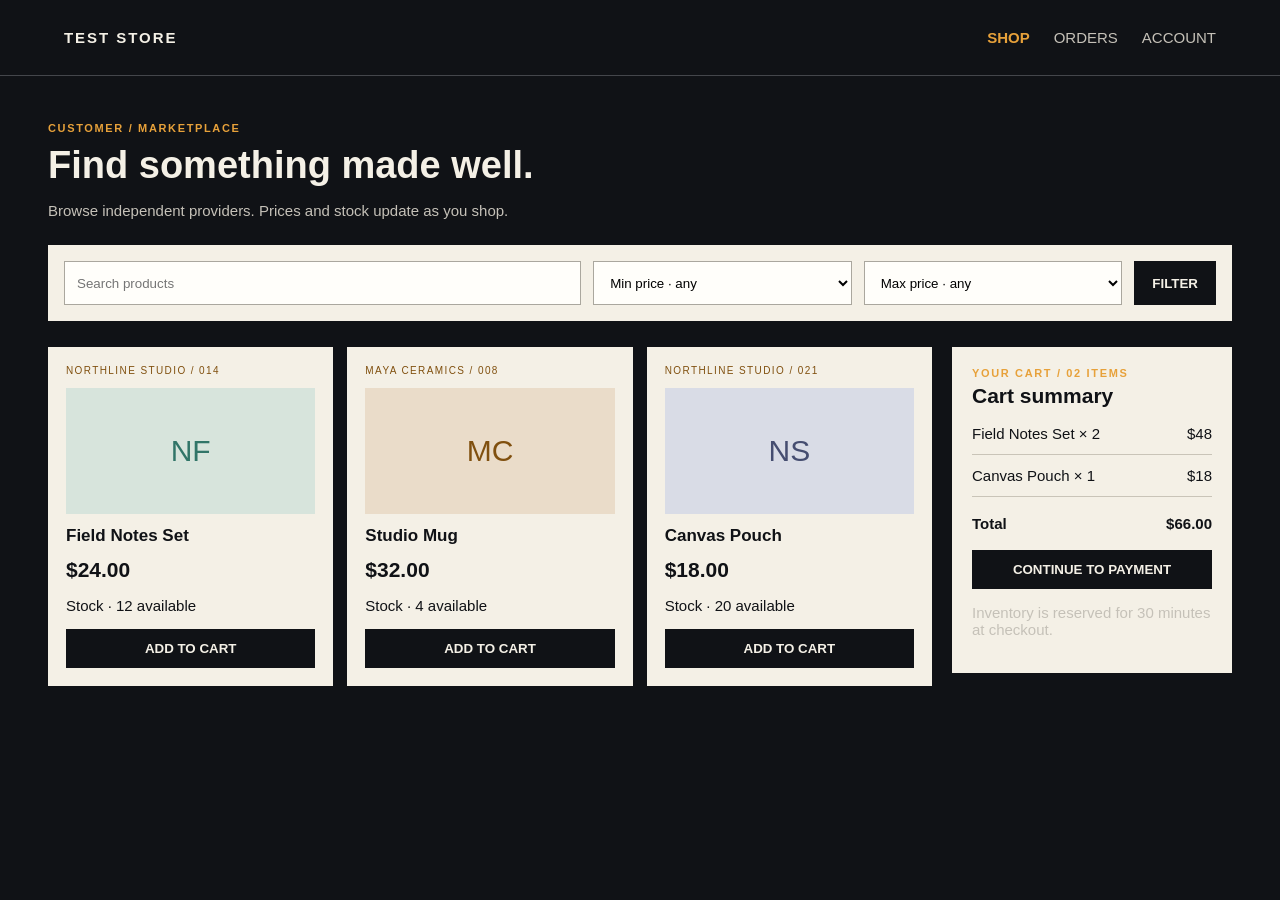
<file: .impeccable/mocks/decision/v2-catalog-led.html>
<!doctype html>
<html lang="en">
<head>
<meta charset="utf-8">
<meta name="viewport" content="width=device-width, initial-scale=1">
<title>Catalog-led sketch</title>
<style>
*{box-sizing:border-box}body{margin:0;background:#101216;color:#f4f0e6;font:15px "Segoe UI",Arial,sans-serif}.head{height:76px;border-bottom:1px solid #44464b;padding:0 5%;display:flex;justify-content:space-between;align-items:center}.brand{font-weight:800;letter-spacing:.13em}.nav{display:flex;gap:24px;color:#c5c1b8}.nav strong{color:#e7a13a}.main{max-width:1240px;margin:46px auto;padding:0 28px}.eyebrow{color:#e7a13a;font-size:11px;font-weight:700;letter-spacing:.15em}h1{font-size:38px;margin:10px 0}.filters{display:grid;grid-template-columns:2fr 1fr 1fr auto;gap:12px;margin:26px 0;padding:16px;background:#f4f0e6;color:#101216}.filters input,.filters select{height:44px;border:1px solid #aaa79e;padding:0 12px;background:#fffefa}.filters button,.buy{background:#101216;color:#f4f0e6;border:0;padding:12px 18px;font-weight:700}.layout{display:grid;grid-template-columns:1fr 280px;gap:20px}.grid{display:grid;grid-template-columns:repeat(3,1fr);gap:14px}.product{background:#f4f0e6;color:#101216;padding:18px}.product .code{color:#80500f;font-size:10px;letter-spacing:.14em}.thumb{height:126px;margin:12px 0;background:#d7e4dc;display:grid;place-items:center;color:#317568;font-size:30px}.product:nth-child(2) .thumb{background:#eadcc9;color:#80500f}.product:nth-child(3) .thumb{background:#d9dce6;color:#454d70}h2{font-size:17px;margin:5px 0}.price{font-size:21px;font-weight:700;margin:12px 0}.buy{width:100%}.cart{background:#f4f0e6;color:#101216;padding:20px;height:max-content}.cart h2{font-size:21px}.line{display:flex;justify-content:space-between;padding:12px 0;border-bottom:1px solid #c9c4b8}.total{display:flex;justify-content:space-between;margin:18px 0;font-weight:700}.cart .buy{width:100%}.muted{color:#c5c1b8}@media(max-width:800px){.main{padding:26px 18px}.nav{gap:12px}.filters{grid-template-columns:1fr 1fr}.layout{grid-template-columns:1fr}.grid{grid-template-columns:1fr 1fr}}@media(max-width:500px){.head{padding:0 16px}.nav{font-size:12px}.grid{grid-template-columns:1fr}}
</style>
</head>
<body><header class="head"><div class="brand">TEST STORE</div><nav class="nav"><strong>SHOP</strong><span>ORDERS</span><span>ACCOUNT</span></nav></header><main class="main"><div class="eyebrow">CUSTOMER / MARKETPLACE</div><h1>Find something made well.</h1><p class="muted">Browse independent providers. Prices and stock update as you shop.</p><form class="filters"><input aria-label="Search products" placeholder="Search products"><select aria-label="Minimum price"><option>Min price · any</option></select><select aria-label="Maximum price"><option>Max price · any</option></select><button type="button">FILTER</button></form><div class="layout"><section class="grid"><article class="product"><div class="code">NORTHLINE STUDIO / 014</div><div class="thumb">NF</div><h2>Field Notes Set</h2><div class="price">$24.00</div><p>Stock · 12 available</p><button class="buy">ADD TO CART</button></article><article class="product"><div class="code">MAYA CERAMICS / 008</div><div class="thumb">MC</div><h2>Studio Mug</h2><div class="price">$32.00</div><p>Stock · 4 available</p><button class="buy">ADD TO CART</button></article><article class="product"><div class="code">NORTHLINE STUDIO / 021</div><div class="thumb">NS</div><h2>Canvas Pouch</h2><div class="price">$18.00</div><p>Stock · 20 available</p><button class="buy">ADD TO CART</button></article></section><aside class="cart"><div class="eyebrow">YOUR CART / 02 ITEMS</div><h2>Cart summary</h2><div class="line"><span>Field Notes Set × 2</span><span>$48</span></div><div class="line"><span>Canvas Pouch × 1</span><span>$18</span></div><div class="total"><span>Total</span><span>$66.00</span></div><button class="buy">CONTINUE TO PAYMENT</button><p class="muted">Inventory is reserved for 30 minutes at checkout.</p></aside></div></main></body></html>
</file>
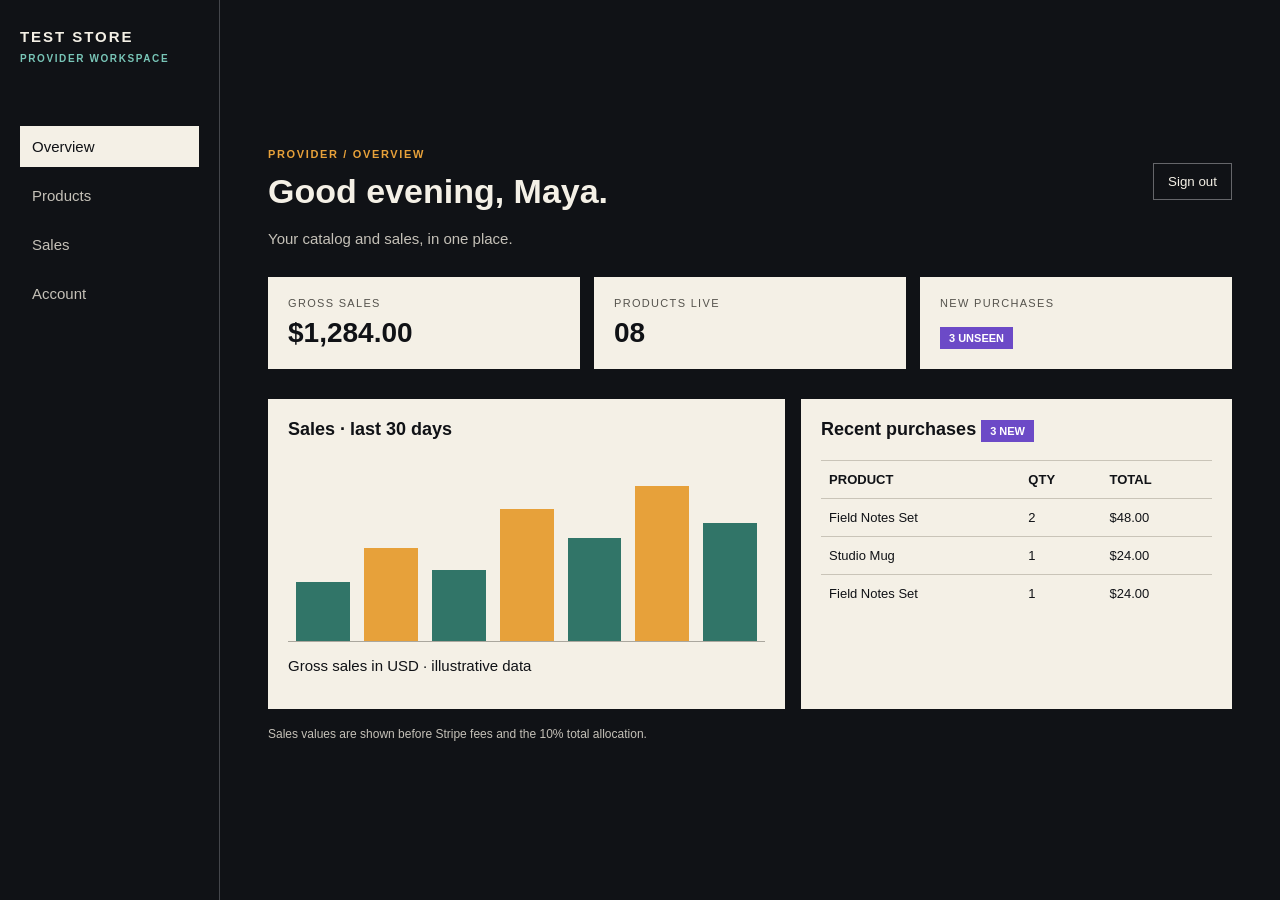
<file: .impeccable/mocks/decision/v2-role-workspace.html>
<!doctype html>
<html lang="en">
<head>
<meta charset="utf-8">
<meta name="viewport" content="width=device-width, initial-scale=1">
<title>Role workspace sketch</title>
<style>
*{box-sizing:border-box}body{margin:0;background:#101216;color:#f4f0e6;font:15px "Segoe UI",Arial,sans-serif}.shell{min-height:100vh;display:grid;grid-template-columns:220px 1fr}.side{padding:28px 20px;border-right:1px solid #44464b}.brand{font-weight:800;letter-spacing:.13em}.brand small{display:block;color:#78c5b7;margin-top:8px;font-size:10px;letter-spacing:.16em}.nav{margin-top:62px;display:grid;gap:8px}.nav div{padding:12px;color:#c5c1b8}.nav .on{background:#f4f0e6;color:#101216}.main{padding:42px 48px;max-width:1380px;width:100%;margin:auto}.eyebrow{color:#e7a13a;font-size:11px;letter-spacing:.15em;font-weight:700}.top{display:flex;justify-content:space-between;align-items:center}.top button{background:transparent;color:#f4f0e6;border:1px solid #65666a;padding:10px 14px}.title{font-size:34px;margin:12px 0 4px}.muted{color:#c5c1b8}.kpis{display:grid;grid-template-columns:repeat(3,1fr);gap:14px;margin:30px 0}.kpi,.panel{background:#f4f0e6;color:#101216;padding:20px}.kpi label{display:block;color:#55534d;font-size:11px;letter-spacing:.12em}.kpi strong{display:block;font-size:28px;margin-top:8px}.body{display:grid;grid-template-columns:1.2fr 1fr;gap:16px}.panel h2{font-size:18px;margin:0 0 18px}.badge{display:inline-block;background:#6c4ac7;color:white;padding:5px 9px;font-size:11px}.table{width:100%;border-collapse:collapse;font-size:13px}.table td,.table th{text-align:left;padding:11px 8px;border-top:1px solid #c9c4b8}.chart{height:184px;display:flex;align-items:end;gap:14px;border-bottom:1px solid #aaa79e;padding:15px 8px 0}.bar{flex:1;background:#317568}.bar:nth-child(2n){background:#e7a13a}.bar i{display:block}.foot{margin-top:18px;color:#c5c1b8;font-size:12px}@media(max-width:760px){.shell{grid-template-columns:1fr}.side{padding:16px 20px;border-right:0;border-bottom:1px solid #44464b}.nav{margin-top:14px;display:flex;overflow:auto}.main{padding:28px 20px}.kpis{grid-template-columns:1fr}.body{grid-template-columns:1fr}}
</style>
</head>
<body><div class="shell"><aside class="side"><div class="brand">TEST STORE<small>PROVIDER WORKSPACE</small></div><nav class="nav"><div class="on">Overview</div><div>Products</div><div>Sales</div><div>Account</div></nav></aside><main class="main"><div class="top"><div><div class="eyebrow">PROVIDER / OVERVIEW</div><h1 class="title">Good evening, Maya.</h1></div><button>Sign out</button></div><p class="muted">Your catalog and sales, in one place.</p><div class="kpis"><section class="kpi"><label>GROSS SALES</label><strong>$1,284.00</strong></section><section class="kpi"><label>PRODUCTS LIVE</label><strong>08</strong></section><section class="kpi"><label>NEW PURCHASES</label><strong><span class="badge">3 UNSEEN</span></strong></section></div><div class="body"><section class="panel"><h2>Sales · last 30 days</h2><div class="chart"><div class="bar" style="height:35%"></div><div class="bar" style="height:55%"></div><div class="bar" style="height:42%"></div><div class="bar" style="height:78%"></div><div class="bar" style="height:61%"></div><div class="bar" style="height:92%"></div><div class="bar" style="height:70%"></div></div><p>Gross sales in USD · illustrative data</p></section><section class="panel"><h2>Recent purchases <span class="badge">3 NEW</span></h2><table class="table"><tr><th>PRODUCT</th><th>QTY</th><th>TOTAL</th></tr><tr><td>Field Notes Set</td><td>2</td><td>$48.00</td></tr><tr><td>Studio Mug</td><td>1</td><td>$24.00</td></tr><tr><td>Field Notes Set</td><td>1</td><td>$24.00</td></tr></table></section></div><p class="foot">Sales values are shown before Stripe fees and the 10% total allocation.</p></main></div></body></html>
</file>
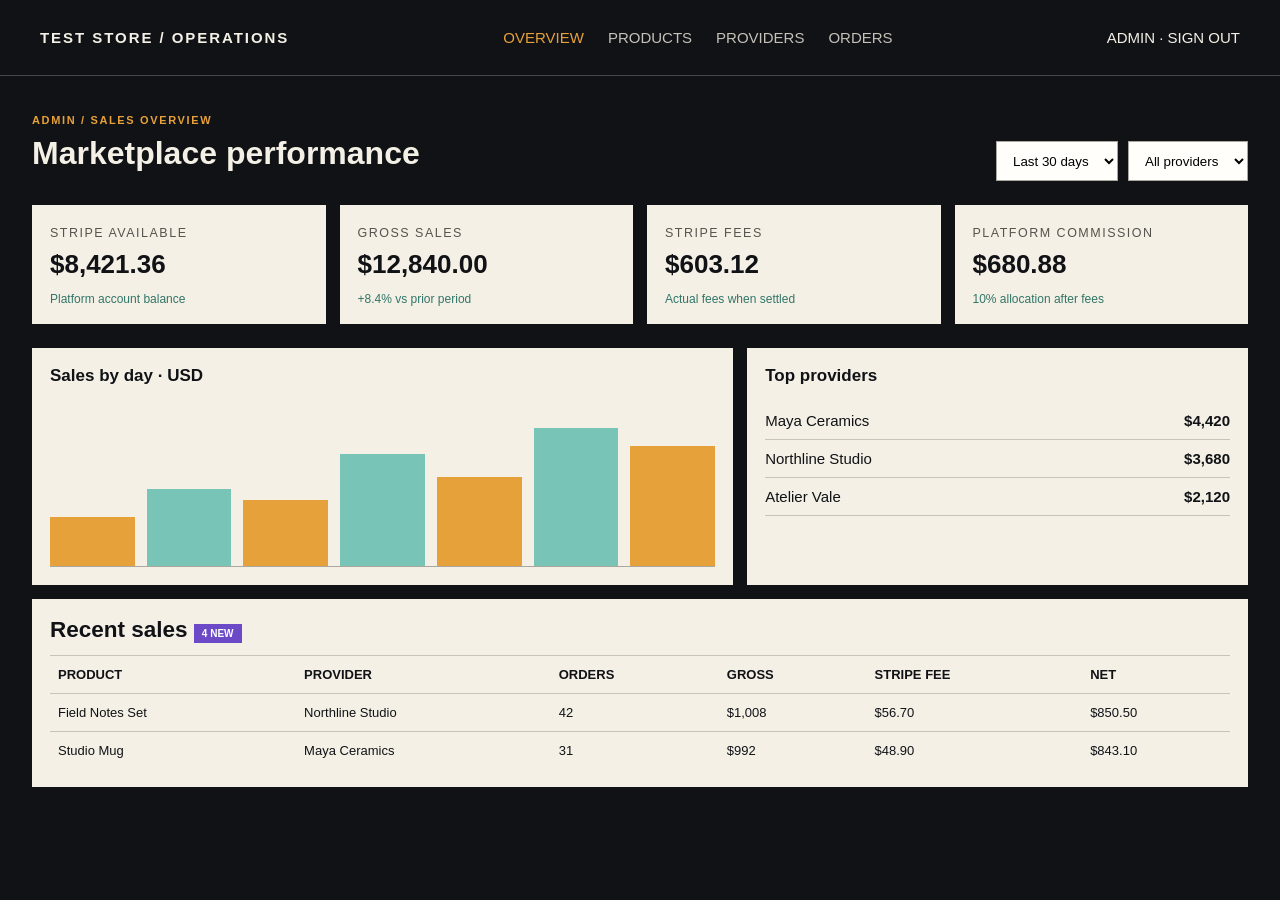
<file: .impeccable/mocks/decision/v2-sales-led.html>
<!doctype html>
<html lang="en">
<head>
<meta charset="utf-8">
<meta name="viewport" content="width=device-width, initial-scale=1">
<title>Sales-led sketch</title>
<style>
*{box-sizing:border-box}body{margin:0;background:#101216;color:#f4f0e6;font:15px "Segoe UI",Arial,sans-serif}.header{height:76px;border-bottom:1px solid #44464b;display:flex;align-items:center;justify-content:space-between;padding:0 40px}.brand{font-weight:800;letter-spacing:.13em}.nav{display:flex;gap:24px;color:#c5c1b8}.nav .active{color:#e7a13a}.main{max-width:1360px;margin:38px auto;padding:0 32px}.top{display:flex;justify-content:space-between;align-items:end}.eyebrow{color:#e7a13a;font-size:11px;letter-spacing:.15em;font-weight:700}h1{font-size:32px;margin:9px 0}.filters{display:flex;gap:10px}.filters select{height:40px;padding:0 12px;background:#fffefa;border:1px solid #aaa79e}.cards{display:grid;grid-template-columns:repeat(4,1fr);gap:14px;margin:24px 0}.card,.panel{background:#f4f0e6;color:#101216;padding:18px}.card small{color:#55534d;letter-spacing:.12em}.card strong{display:block;font-size:26px;margin:9px 0}.delta{color:#317568;font-size:12px}.chartrow{display:grid;grid-template-columns:1.4fr 1fr;gap:14px}.panel h2{font-size:17px;margin:0 0 16px}.chart{height:165px;display:flex;align-items:end;gap:12px;border-bottom:1px solid #aaa79e}.bar{flex:1;background:#78c5b7}.bar:nth-child(odd){background:#e7a13a}.bar:nth-child(1){height:30%}.bar:nth-child(2){height:47%}.bar:nth-child(3){height:40%}.bar:nth-child(4){height:68%}.bar:nth-child(5){height:54%}.bar:nth-child(6){height:84%}.bar:nth-child(7){height:73%}.provider{padding:10px 0;border-bottom:1px solid #c9c4b8;display:flex;justify-content:space-between}.tablepanel{margin-top:14px;background:#f4f0e6;color:#101216;padding:18px}.tablepanel h2{margin:0 0 12px}.table{border-collapse:collapse;width:100%;font-size:13px}.table th,.table td{text-align:left;padding:11px 8px;border-top:1px solid #c9c4b8}.purple{color:#fff;background:#6c4ac7;padding:4px 8px;font-size:10px}@media(max-width:800px){.header{padding:0 16px}.main{padding:24px 16px}.cards{grid-template-columns:1fr 1fr}.chartrow{grid-template-columns:1fr}.top{align-items:start;gap:16px;flex-direction:column}}@media(max-width:500px){.cards{grid-template-columns:1fr}.nav{gap:10px;font-size:12px}}
</style>
</head>
<body><header class="header"><div class="brand">TEST STORE / OPERATIONS</div><nav class="nav"><span class="active">OVERVIEW</span><span>PRODUCTS</span><span>PROVIDERS</span><span>ORDERS</span></nav><span>ADMIN · SIGN OUT</span></header><main class="main"><div class="top"><div><div class="eyebrow">ADMIN / SALES OVERVIEW</div><h1>Marketplace performance</h1></div><div class="filters"><select><option>Last 30 days</option></select><select><option>All providers</option></select></div></div><div class="cards"><section class="card"><small>STRIPE AVAILABLE</small><strong>$8,421.36</strong><span class="delta">Platform account balance</span></section><section class="card"><small>GROSS SALES</small><strong>$12,840.00</strong><span class="delta">+8.4% vs prior period</span></section><section class="card"><small>STRIPE FEES</small><strong>$603.12</strong><span class="delta">Actual fees when settled</span></section><section class="card"><small>PLATFORM COMMISSION</small><strong>$680.88</strong><span class="delta">10% allocation after fees</span></section></div><div class="chartrow"><section class="panel"><h2>Sales by day · USD</h2><div class="chart"><i class="bar"></i><i class="bar"></i><i class="bar"></i><i class="bar"></i><i class="bar"></i><i class="bar"></i><i class="bar"></i></div></section><section class="panel"><h2>Top providers</h2><div class="provider"><span>Maya Ceramics</span><strong>$4,420</strong></div><div class="provider"><span>Northline Studio</span><strong>$3,680</strong></div><div class="provider"><span>Atelier Vale</span><strong>$2,120</strong></div></section></div><section class="tablepanel"><h2>Recent sales <span class="purple">4 NEW</span></h2><table class="table"><tr><th>PRODUCT</th><th>PROVIDER</th><th>ORDERS</th><th>GROSS</th><th>STRIPE FEE</th><th>NET</th></tr><tr><td>Field Notes Set</td><td>Northline Studio</td><td>42</td><td>$1,008</td><td>$56.70</td><td>$850.50</td></tr><tr><td>Studio Mug</td><td>Maya Ceramics</td><td>31</td><td>$992</td><td>$48.90</td><td>$843.10</td></tr></table></section></main></body></html>
</file>
